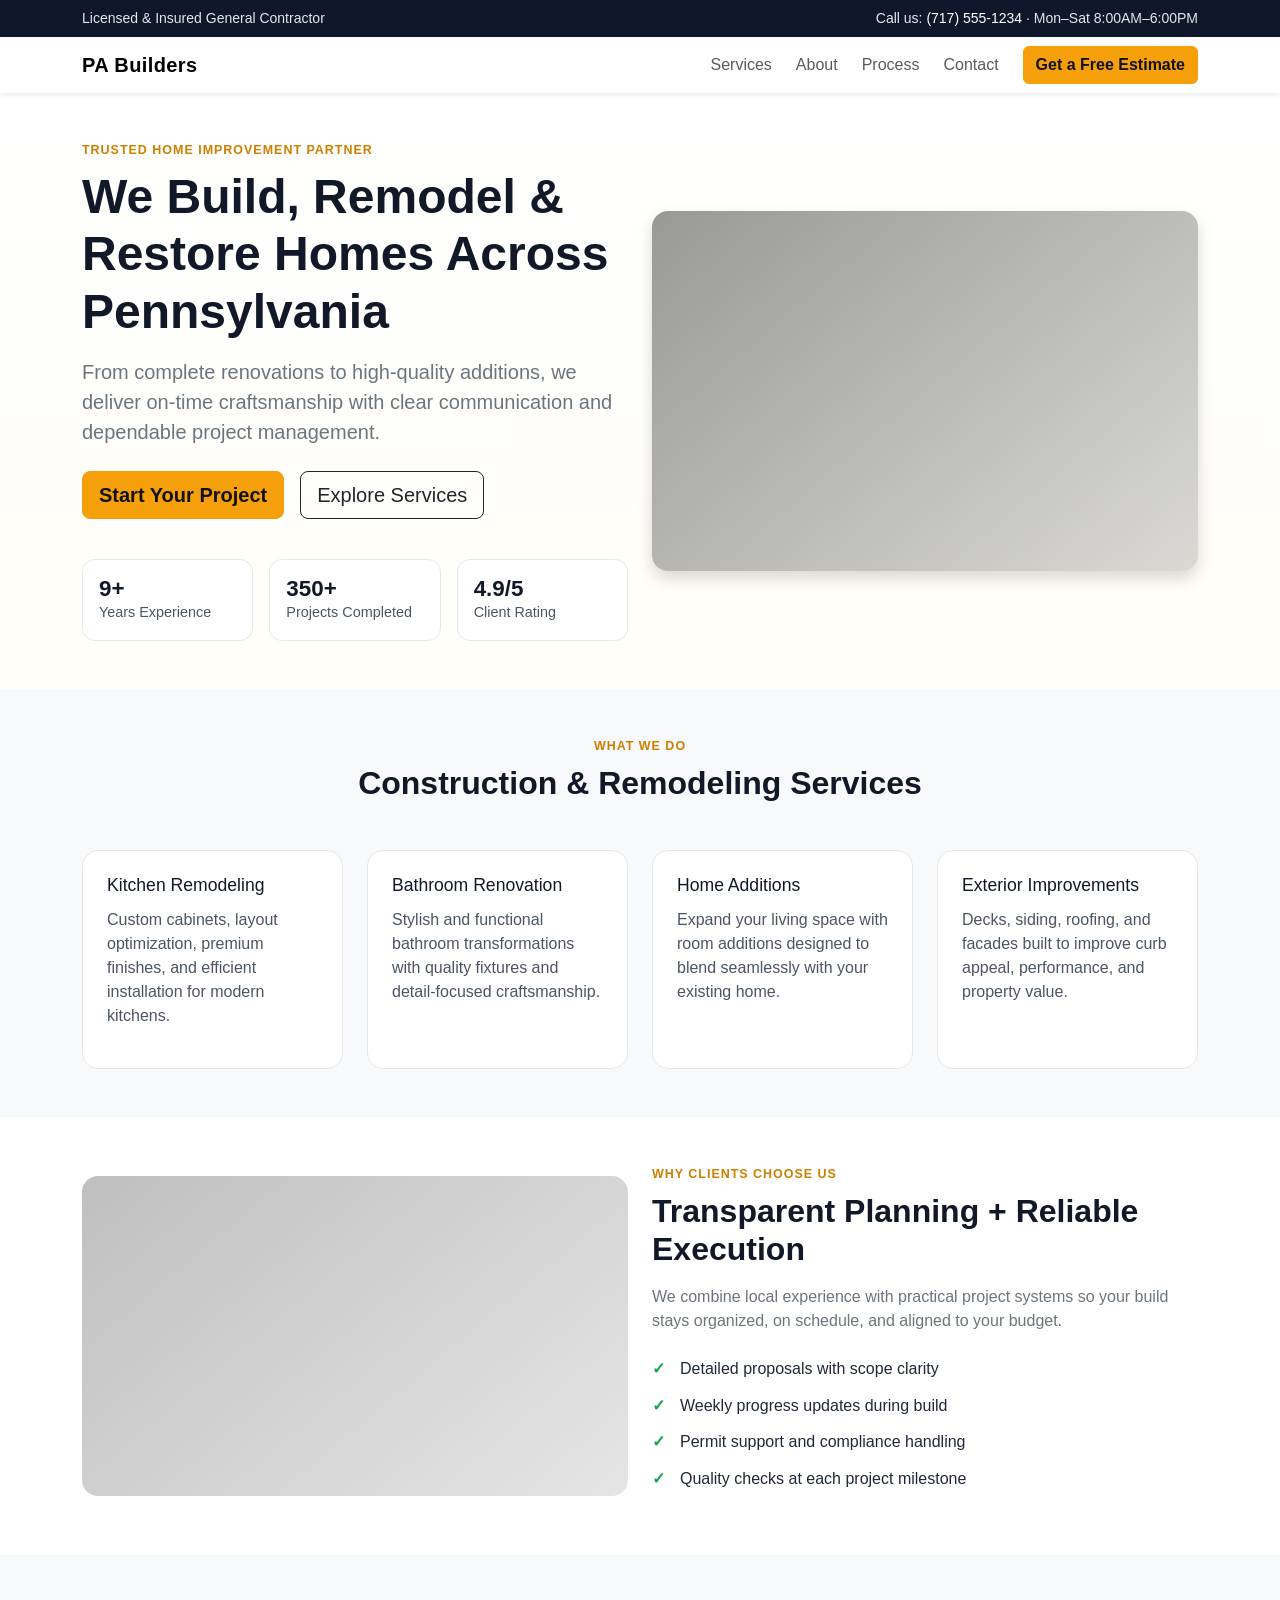
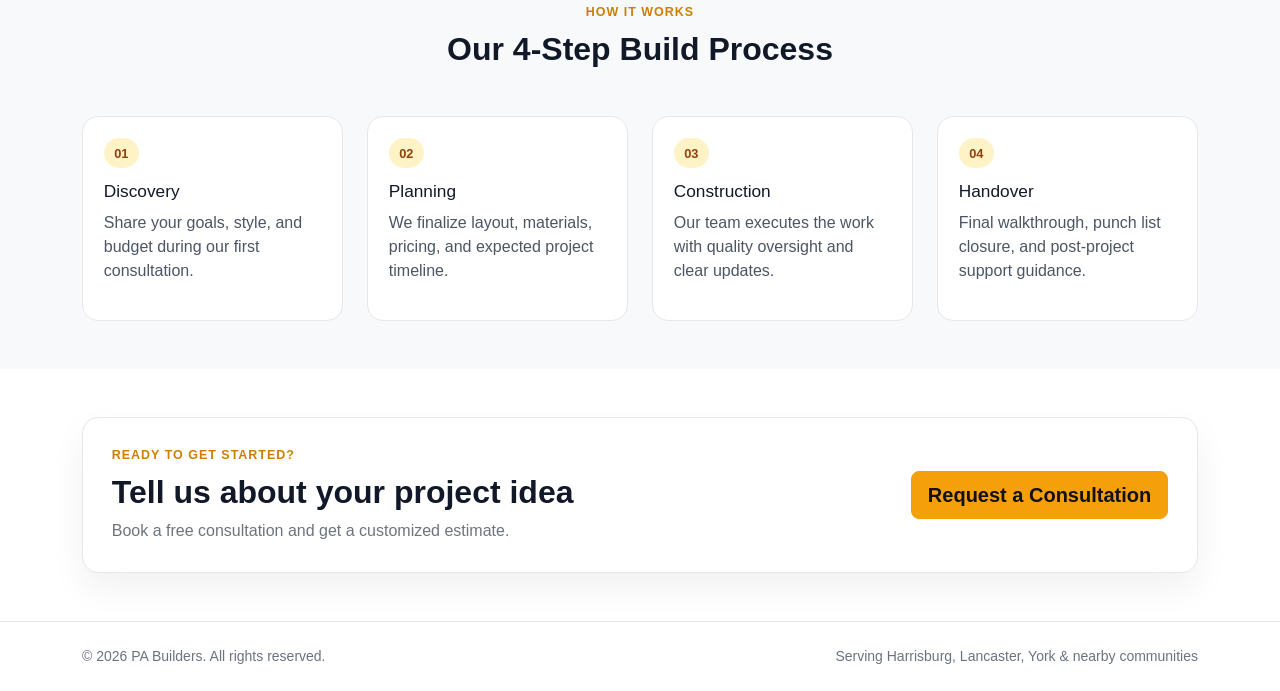
<file: pba/index.html>
<!doctype html>
<html lang="en">
<head>
  <meta charset="UTF-8">
  <meta name="viewport" content="width=device-width, initial-scale=1.0">
  <title>PA Builders | Building Better Spaces</title>
  <link href="https://cdn.jsdelivr.net/npm/bootstrap@5.3.3/dist/css/bootstrap.min.css" rel="stylesheet" integrity="sha384-QWTKZyjpPEjISv5WaRU9OFeRpok6YctnYmDr5pNlyT2bRjXh0JMhjY6hW+ALEwIH" crossorigin="anonymous">
  <link href="assets/css/app.css" rel="stylesheet">
</head>
<body>
  <header>
    <div class="top-strip py-2">
      <div class="container d-flex flex-wrap justify-content-between gap-2 small">
        <span>Licensed &amp; Insured General Contractor</span>
        <span>Call us: <a href="tel:+17175551234">(717) 555-1234</a> · Mon–Sat 8:00AM–6:00PM</span>
      </div>
    </div>

    <nav class="navbar navbar-expand-lg bg-white sticky-top shadow-sm">
      <div class="container">
        <a class="navbar-brand fw-bold" href="#">PA Builders</a>
        <button class="navbar-toggler" type="button" data-bs-toggle="collapse" data-bs-target="#mainNav" aria-controls="mainNav" aria-expanded="false" aria-label="Toggle navigation">
          <span class="navbar-toggler-icon"></span>
        </button>
        <div class="collapse navbar-collapse" id="mainNav">
          <ul class="navbar-nav ms-auto mb-2 mb-lg-0 gap-lg-2">
            <li class="nav-item"><a class="nav-link" href="#services">Services</a></li>
            <li class="nav-item"><a class="nav-link" href="#about">About</a></li>
            <li class="nav-item"><a class="nav-link" href="#process">Process</a></li>
            <li class="nav-item"><a class="nav-link" href="#contact">Contact</a></li>
          </ul>
          <a class="btn btn-brand ms-lg-3" href="#contact">Get a Free Estimate</a>
        </div>
      </div>
    </nav>
  </header>

  <main>
    <section class="hero-section py-5 py-lg-6">
      <div class="container">
        <div class="row align-items-center g-4">
          <div class="col-lg-6">
            <p class="section-kicker mb-2">TRUSTED HOME IMPROVEMENT PARTNER</p>
            <h1 class="display-5 fw-bold mb-3">We Build, Remodel &amp; Restore Homes Across Pennsylvania</h1>
            <p class="lead text-secondary mb-4">From complete renovations to high-quality additions, we deliver on-time craftsmanship with clear communication and dependable project management.</p>
            <div class="d-flex flex-wrap gap-3">
              <a href="#contact" class="btn btn-brand btn-lg">Start Your Project</a>
              <a href="#services" class="btn btn-outline-dark btn-lg">Explore Services</a>
            </div>
            <div class="row g-3 mt-4 stat-grid">
              <div class="col-6 col-sm-4">
                <div class="stat-card">
                  <h3>9+</h3>
                  <p>Years Experience</p>
                </div>
              </div>
              <div class="col-6 col-sm-4">
                <div class="stat-card">
                  <h3>350+</h3>
                  <p>Projects Completed</p>
                </div>
              </div>
              <div class="col-6 col-sm-4">
                <div class="stat-card">
                  <h3>4.9/5</h3>
                  <p>Client Rating</p>
                </div>
              </div>
            </div>
          </div>
          <div class="col-lg-6">
            <div class="hero-photo rounded-4 shadow"></div>
          </div>
        </div>
      </div>
    </section>

    <section id="services" class="py-5 bg-light">
      <div class="container">
        <div class="text-center mb-5">
          <p class="section-kicker mb-2">WHAT WE DO</p>
          <h2 class="fw-bold">Construction &amp; Remodeling Services</h2>
        </div>
        <div class="row g-4">
          <div class="col-md-6 col-xl-3">
            <article class="service-card h-100">
              <h3>Kitchen Remodeling</h3>
              <p>Custom cabinets, layout optimization, premium finishes, and efficient installation for modern kitchens.</p>
            </article>
          </div>
          <div class="col-md-6 col-xl-3">
            <article class="service-card h-100">
              <h3>Bathroom Renovation</h3>
              <p>Stylish and functional bathroom transformations with quality fixtures and detail-focused craftsmanship.</p>
            </article>
          </div>
          <div class="col-md-6 col-xl-3">
            <article class="service-card h-100">
              <h3>Home Additions</h3>
              <p>Expand your living space with room additions designed to blend seamlessly with your existing home.</p>
            </article>
          </div>
          <div class="col-md-6 col-xl-3">
            <article class="service-card h-100">
              <h3>Exterior Improvements</h3>
              <p>Decks, siding, roofing, and facades built to improve curb appeal, performance, and property value.</p>
            </article>
          </div>
        </div>
      </div>
    </section>

    <section id="about" class="py-5">
      <div class="container">
        <div class="row g-4 align-items-center">
          <div class="col-lg-6">
            <div class="about-photo rounded-4"></div>
          </div>
          <div class="col-lg-6">
            <p class="section-kicker mb-2">WHY CLIENTS CHOOSE US</p>
            <h2 class="fw-bold mb-3">Transparent Planning + Reliable Execution</h2>
            <p class="text-secondary">We combine local experience with practical project systems so your build stays organized, on schedule, and aligned to your budget.</p>
            <ul class="check-list list-unstyled mt-4">
              <li>Detailed proposals with scope clarity</li>
              <li>Weekly progress updates during build</li>
              <li>Permit support and compliance handling</li>
              <li>Quality checks at each project milestone</li>
            </ul>
          </div>
        </div>
      </div>
    </section>

    <section id="process" class="py-5 bg-light">
      <div class="container">
        <div class="text-center mb-5">
          <p class="section-kicker mb-2">HOW IT WORKS</p>
          <h2 class="fw-bold">Our 4-Step Build Process</h2>
        </div>
        <div class="row g-4">
          <div class="col-md-6 col-lg-3">
            <div class="process-card"><span>01</span><h3>Discovery</h3><p>Share your goals, style, and budget during our first consultation.</p></div>
          </div>
          <div class="col-md-6 col-lg-3">
            <div class="process-card"><span>02</span><h3>Planning</h3><p>We finalize layout, materials, pricing, and expected project timeline.</p></div>
          </div>
          <div class="col-md-6 col-lg-3">
            <div class="process-card"><span>03</span><h3>Construction</h3><p>Our team executes the work with quality oversight and clear updates.</p></div>
          </div>
          <div class="col-md-6 col-lg-3">
            <div class="process-card"><span>04</span><h3>Handover</h3><p>Final walkthrough, punch list closure, and post-project support guidance.</p></div>
          </div>
        </div>
      </div>
    </section>

    <section id="contact" class="py-5">
      <div class="container">
        <div class="cta-box text-center text-lg-start d-lg-flex justify-content-between align-items-center gap-4">
          <div>
            <p class="section-kicker mb-2">READY TO GET STARTED?</p>
            <h2 class="fw-bold mb-2">Tell us about your project idea</h2>
            <p class="mb-0 text-secondary">Book a free consultation and get a customized estimate.</p>
          </div>
          <a class="btn btn-brand btn-lg mt-3 mt-lg-0" href="mailto:info@pabuilders.org">Request a Consultation</a>
        </div>
      </div>
    </section>
  </main>

  <footer class="site-footer py-4">
    <div class="container d-flex flex-wrap justify-content-between gap-2 small">
      <span>© 2026 PA Builders. All rights reserved.</span>
      <span>Serving Harrisburg, Lancaster, York &amp; nearby communities</span>
    </div>
  </footer>

  <script src="https://cdn.jsdelivr.net/npm/bootstrap@5.3.3/dist/js/bootstrap.bundle.min.js" integrity="sha384-YvpcrYf0tY3lHB60NNkmXc5s9fDVZLESaAA55NDzOxhy9GkcIdslK1eN7N6jIeHz" crossorigin="anonymous"></script>
</body>
</html>
</file>
<file: pba/assets/css/app.css>
:root {
  --brand: #f59f0b;
  --brand-dark: #ce7f00;
  --heading: #111827;
  --body: #4b5563;
  --surface: #f8fafc;
}

body {
  font-family: "Inter", "Segoe UI", Roboto, Arial, sans-serif;
  color: var(--body);
  background-color: #fff;
}

h1,
h2,
h3,
h4,
h5,
h6 {
  color: var(--heading);
}

.py-lg-6 {
  padding-top: 6rem;
  padding-bottom: 6rem;
}

.top-strip {
  background: #0f172a;
  color: #e2e8f0;
}

.top-strip a {
  color: #fff;
  text-decoration: none;
}

.navbar-brand {
  letter-spacing: 0.02em;
}

.btn-brand {
  background-color: var(--brand);
  color: #111;
  border: 1px solid var(--brand);
  font-weight: 600;
}

.btn-brand:hover,
.btn-brand:focus {
  background-color: var(--brand-dark);
  border-color: var(--brand-dark);
  color: #111;
}

.section-kicker {
  font-size: 0.78rem;
  font-weight: 700;
  letter-spacing: 0.08em;
  color: var(--brand-dark);
}

.hero-section {
  background: linear-gradient(180deg, #fff 0%, #fffef8 100%);
}

.hero-photo,
.about-photo {
  min-height: 360px;
  background-size: cover;
  background-position: center;
}

.hero-photo {
  background-image: linear-gradient(140deg, rgba(0, 0, 0, 0.4), rgba(0, 0, 0, 0.15)), url("https://images.unsplash.com/photo-1504307651254-35680f356dfd?auto=format&fit=crop&w=1200&q=80");
}

.about-photo {
  min-height: 320px;
  background-image: linear-gradient(140deg, rgba(0, 0, 0, 0.25), rgba(0, 0, 0, 0.1)), url("https://images.unsplash.com/photo-1503387762-592deb58ef4e?auto=format&fit=crop&w=1200&q=80");
}

.stat-card {
  border: 1px solid #e5e7eb;
  border-radius: 0.8rem;
  padding: 1rem;
  background-color: #fff;
}

.stat-card h3 {
  margin: 0;
  font-size: 1.4rem;
  font-weight: 700;
}

.stat-card p {
  margin: 0;
  font-size: 0.9rem;
}

.service-card {
  background: #fff;
  border-radius: 1rem;
  border: 1px solid #e5e7eb;
  padding: 1.5rem;
  transition: transform 0.2s ease, box-shadow 0.2s ease;
}

.service-card:hover {
  transform: translateY(-3px);
  box-shadow: 0 15px 30px rgba(2, 6, 23, 0.08);
}

.service-card h3 {
  font-size: 1.1rem;
  margin-bottom: 0.75rem;
}

.check-list li {
  padding-left: 1.75rem;
  position: relative;
  margin-bottom: 0.8rem;
  color: #1f2937;
}

.check-list li::before {
  content: "✓";
  position: absolute;
  left: 0;
  top: 0;
  color: #16a34a;
  font-weight: 700;
}

.process-card {
  background: #fff;
  border: 1px solid #e5e7eb;
  border-radius: 1rem;
  padding: 1.3rem;
  height: 100%;
}

.process-card span {
  display: inline-block;
  font-size: 0.8rem;
  font-weight: 700;
  color: #92400e;
  background: #fef3c7;
  border-radius: 999px;
  padding: 0.35rem 0.65rem;
  margin-bottom: 0.8rem;
}

.process-card h3 {
  font-size: 1.08rem;
  margin-bottom: 0.55rem;
}

.cta-box {
  border: 1px solid #e5e7eb;
  background: #fff;
  border-radius: 1rem;
  padding: 1.8rem;
  box-shadow: 0 15px 35px rgba(15, 23, 42, 0.06);
}

.site-footer {
  border-top: 1px solid #e5e7eb;
  color: #6b7280;
}

@media (max-width: 991px) {
  .hero-photo {
    min-height: 280px;
  }
}
</file>
